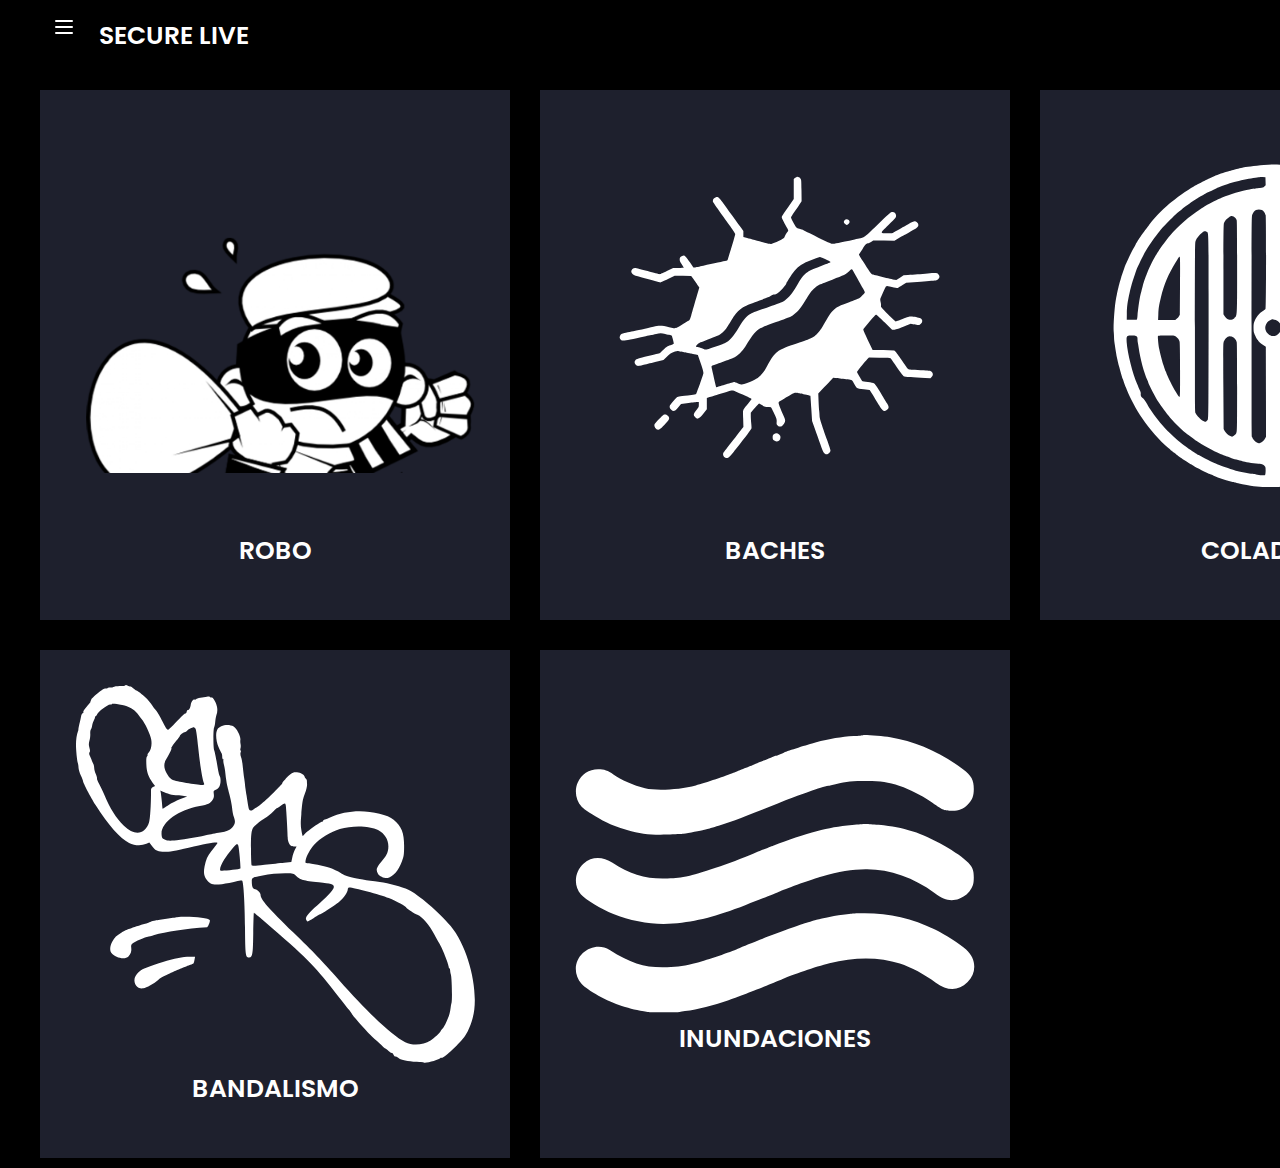
<file: index.html>
<!DOCTYPE html>
<html lang="en">
<head>
    <meta charset="UTF-8">
    <meta name="viewport" content="width=device-width, initial-scale=1.0">
    <title>Inicio</title>
    <link rel="stylesheet" href="style.css">
</head>
<body>

    <header class="header">
        <div class="menu container">

            <a href="#" class="asq">.</a>
            <label class="popup">
                <input type="checkbox">
                <div class="burger" tabindex="0">
                  <span></span>
                  <span></span>
                  <span></span>
                </div>
                <nav class="popup-window">
                  <legend>Secure Live</legend>
                  <ul>
                    <li>
                      <button>
                        <svg stroke-linejoin="round" stroke-linecap="round" stroke-width="2" stroke="currentColor" fill="none" viewBox="0 0 24 24" height="14" width="14" xmlns="http://www.w3.org/2000/svg">
                          <path d="M17 21v-2a4 4 0 0 0-4-4H5a4 4 0 0 0-4 4v2"></path>
                          <circle r="4" cy="7" cx="9"></circle>
                          <path d="M23 21v-2a4 4 0 0 0-3-3.87"></path>
                          <path d="M16 3.13a4 4 0 0 1 0 7.75"></path>
                        </svg>
                        <a href="pages/index.html">Iniciar sesion</a>
                      </button>
                    </li>
                    <hr>
                  </ul>
                </nav>
            </label>

            <a href="#" class="asq">.</a>
            <a href="#" class="asq">.</a>
            <a href="#" class="logo">Secure Live</a>
        </div>
    </header>

    <main class="services container">
        <h2>Problemas de tu comunidad</h2>

        <div class="services-content">
            <div class="services-1">
                <a href="pages/section/index1.html"><img src="img/icons/rat.png"></a>
                <h3><a class="logo" href="pages/section/index1.html">Robo</a></h3>
            </div>

            <div class="services-1">
                <a href="pages/section/index2.html"><img src="img/icons/Bach.svg"></a>
                <h3><a class="logo" href="pages/section/index2.html">Baches</a></h3>
            </div>

            <div class="services-1">
                <a href="pages/section/index3.html"><img src="img/icons/Col.svg"></a>
                <h3><a class="logo" href="pages/section/index3.html">Coladeras</a></h3>
            </div>

            <div class="services-1">
                <a href="pages/section/index4.html"><img src="img/icons/grafiti.svg"></a>
                <h3><a class="logo" href="pages/section/index4.html">Bandalismo</a></h3>
            </div>            
            
            <div class="services-1">
                <a href="pages/section/index5.html"><img src="img/icons/water.svg"></a>
                <h3><a class="logo" href="pages/section/index5.html">Inundaciones</a></h3>
            </div>

        </div>
    </main>

</body>
</html>
</file>
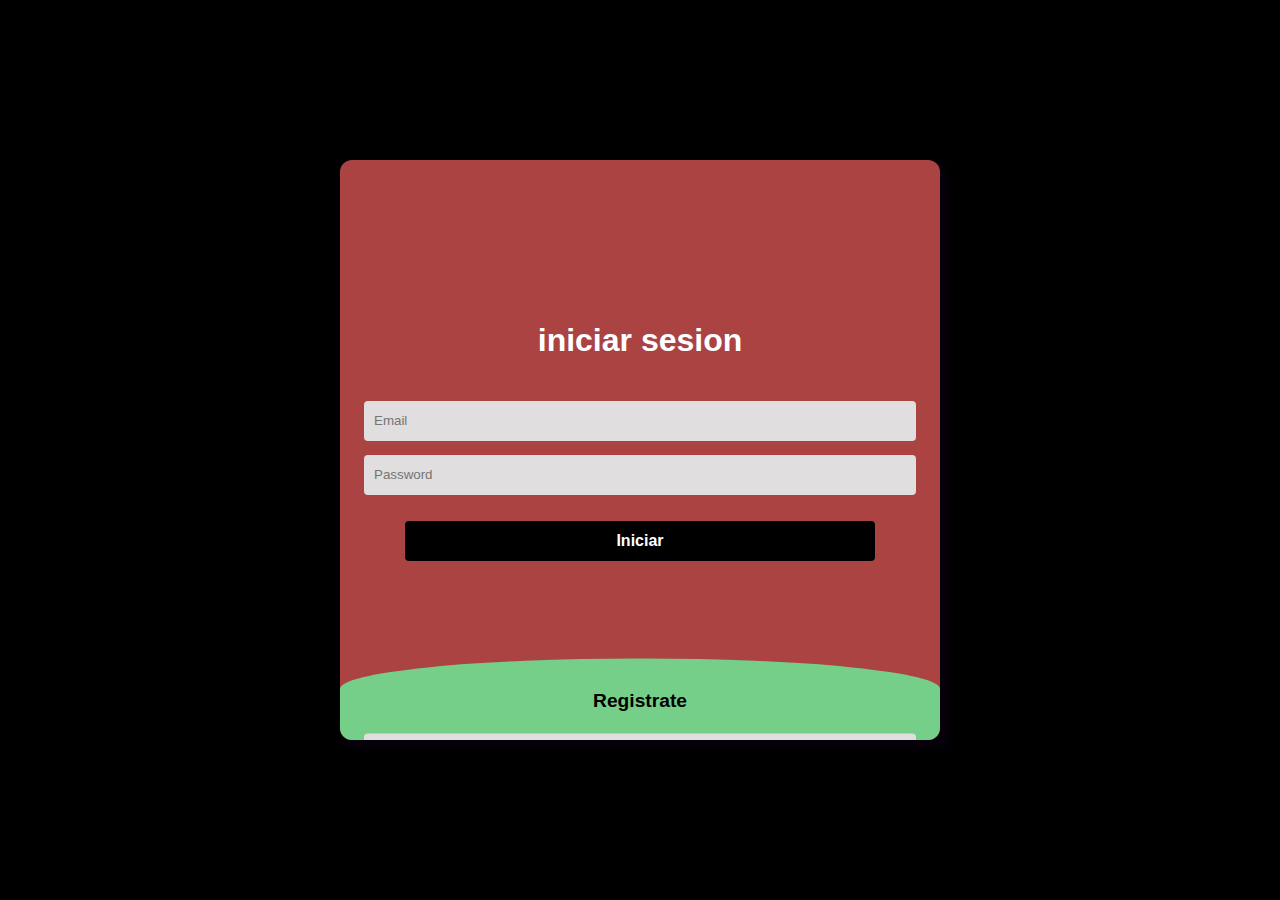
<file: pages/index.html>
<!DOCTYPE html>
<html lang="en">
<head>
    <meta charset="UTF-8">
    <meta name="viewport" content="width=device-width, initial-scale=1.0">
    <title>Login</title>
    <link rel="stylesheet" href="style.css">
</head>
<body>
	
    <div class="main">  	
		<input type="checkbox" id="chk" aria-hidden="true">

			<div class="login">
				<form class="form">
					<label for="chk" aria-hidden="true">iniciar sesion</label>
					<input class="input" type="email" name="email" placeholder="Email" required="">
					<input class="input" type="password" name="pswd" placeholder="Password" required="">
					<button>Iniciar</button>
				</form>
			</div>

      <div class="register">
				<form class="form">
					<label for="chk" aria-hidden="true">Registrate</label>
					<input class="input" type="text" name="txt" placeholder="Username" required="">
					<input class="input" type="email" name="email" placeholder="Email" required="">
					<input class="input" type="password" name="pswd" placeholder="Password" required="">
					<button>Registrar</button>
				</form>
			</div>
	</div>    
</body>
</html>
</file>
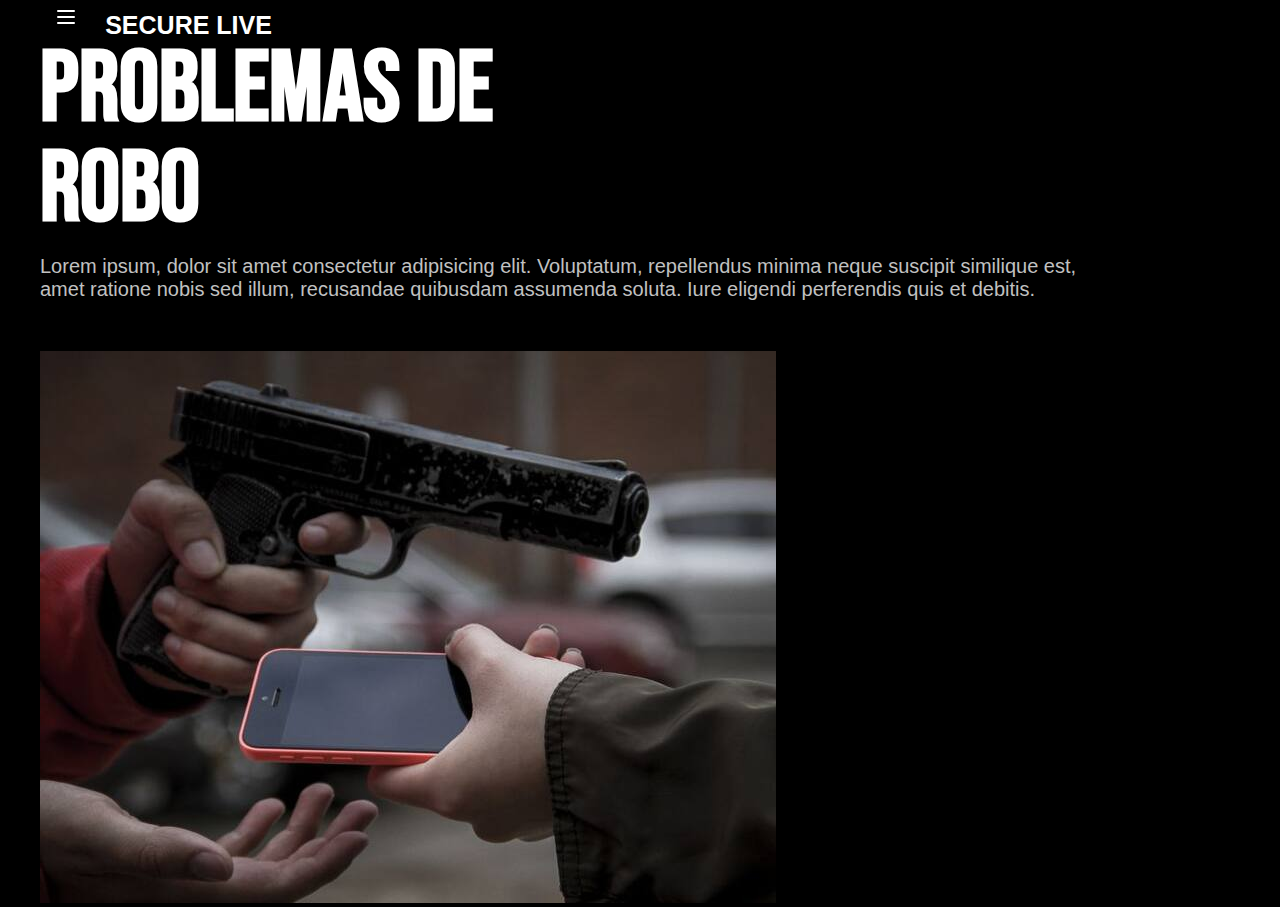
<file: pages/section/index1.html>
<!DOCTYPE html>
<html lang="en">
<head>
    <meta charset="UTF-8">
    <meta name="viewport" content="width=device-width, initial-scale=1.0">
    <title>Document</title>
    <link rel="stylesheet" href="style.css">
</head>
<body>

    <header>
        <div class="container">
            <a href="#" class="asq">.</a>
            <label class="popup">
                <input type="checkbox">
                <div class="burger" tabindex="0">
                  <span></span>
                  <span></span>
                  <span></span>
                </div>
                <nav class="popup-window">
                  <legend>Secure Live</legend>
                  <ul>
                    <li>
                      <button>
                        <a href="../../index.html">Inicio</a>
                      </button>
                    </li>
                    <hr>
                  </ul>
                  <ul>
                    <li>
                      <button>
                        <a href="index2.html">Baches</a>
                      </button>
                    </li>
                    <li>
                        <button>
                          <a href="index3.html">Coladeras</a>
                        </button>
                      </li>
                      <li>
                        <button>
                          <a href="index4.html">Bandalismo</a>
                        </button>
                      </li>
                      <li>
                        <button>
                          <a href="index5.html">Inundaciones</a>
                        </button>
                      </li>
                    <hr>
                  </ul>
                </nav>
            </label>

            <a href="#" class="asq">.</a>
            <a href="#" class="asq">.</a>
            <a href="#" class="logo">Secure Live</a>

            <div class="header-content">
                <div class="header-txt">
                    <h1>Problemas de <br> Robo</h1>
                    <p>Lorem ipsum, dolor sit amet consectetur adipisicing elit. Voluptatum, repellendus 
                        minima neque suscipit similique est, amet ratione nobis sed illum, recusandae 
                        quibusdam assumenda soluta. Iure eligendi perferendis quis et debitis.
                    </p>
                </div>
                <div class="header-img">
                    <img src="../../img/Robo.jpg" alt="Robo">
                </div>
            </div>
        </div>
    </header>
    
</body>
</html>
</file>
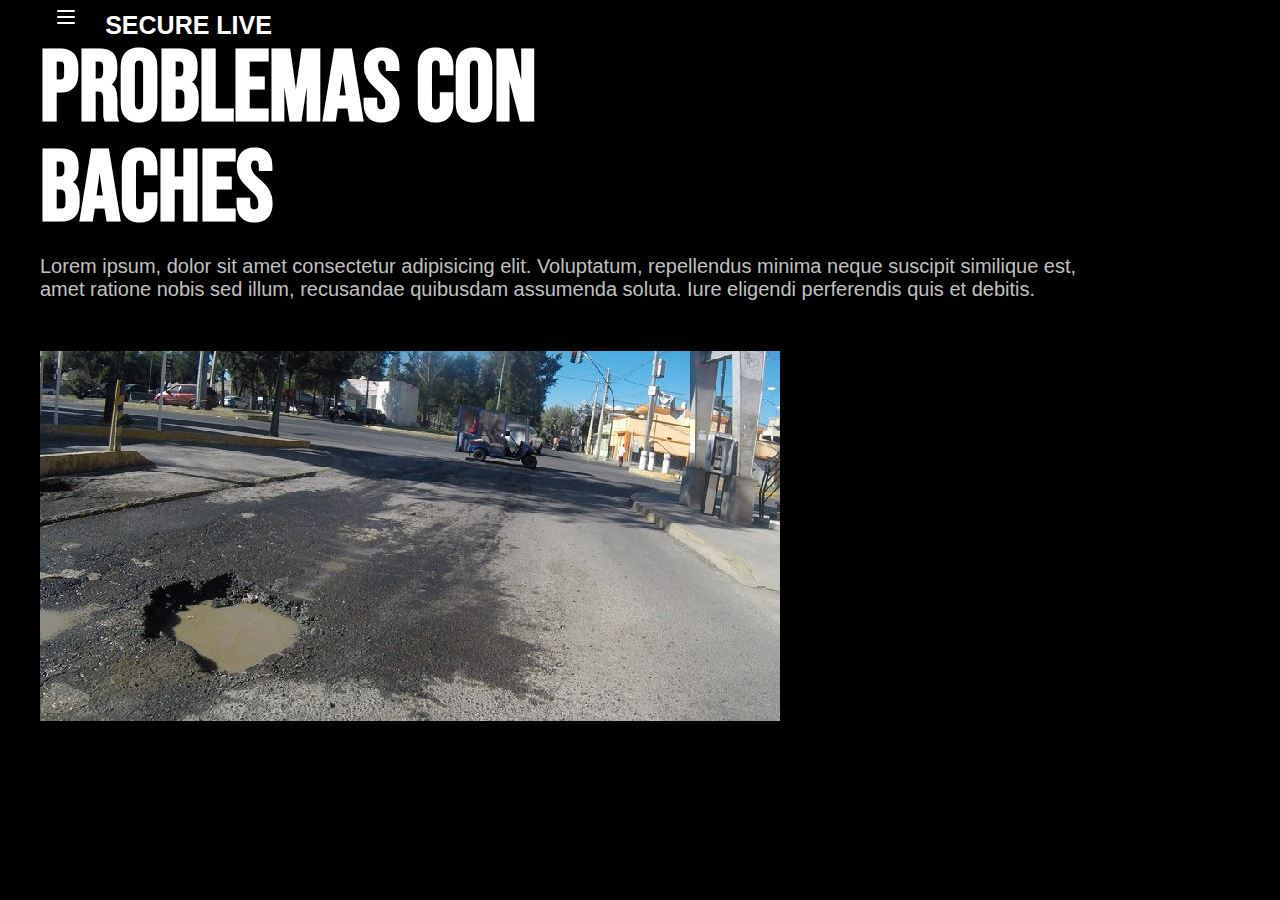
<file: pages/section/index2.html>
<!DOCTYPE html>
<html lang="en">
<head>
    <meta charset="UTF-8">
    <meta name="viewport" content="width=device-width, initial-scale=1.0">
    <title>Document</title>
    <link rel="stylesheet" href="style.css">
</head>
<body>

    <header>
        <div class="container">
            <a href="#" class="asq">.</a>
            <label class="popup">
                <input type="checkbox">
                <div class="burger" tabindex="0">
                  <span></span>
                  <span></span>
                  <span></span>
                </div>
                <nav class="popup-window">
                  <legend>Secure Live</legend>
                  <ul>
                    <li>
                      <button>
                        <a href="../../index.html">Inicio</a>
                      </button>
                    </li>
                    <hr>
                  </ul>
                  <ul>
                    <li>
                      <button>
                        <a href="index1.html">Robos</a>
                      </button>
                    </li>
                    <li>
                        <button>
                          <a href="index3.html">Coladeras</a>
                        </button>
                      </li>
                      <li>
                        <button>
                          <a href="index4.html">Bandalismo</a>
                        </button>
                      </li>
                      <li>
                        <button>
                          <a href="index5.html">Inundaciones</a>
                        </button>
                      </li>
                    <hr>
                  </ul>
                </nav>
            </label>

            <a href="#" class="asq">.</a>
            <a href="#" class="asq">.</a>
            <a href="#" class="logo">Secure Live</a>

            <div class="header-content">
                <div class="header-txt">
                    <h1>Problemas con<br> Baches</h1>
                    <p>Lorem ipsum, dolor sit amet consectetur adipisicing elit. Voluptatum, repellendus 
                        minima neque suscipit similique est, amet ratione nobis sed illum, recusandae 
                        quibusdam assumenda soluta. Iure eligendi perferendis quis et debitis.
                    </p>
                </div>
                <div class="header-img">
                    <img src="../../img/baches.jpg" alt="baches">
                </div>
            </div>
        </div>
    </header>
    
</body>
</html>
</file>
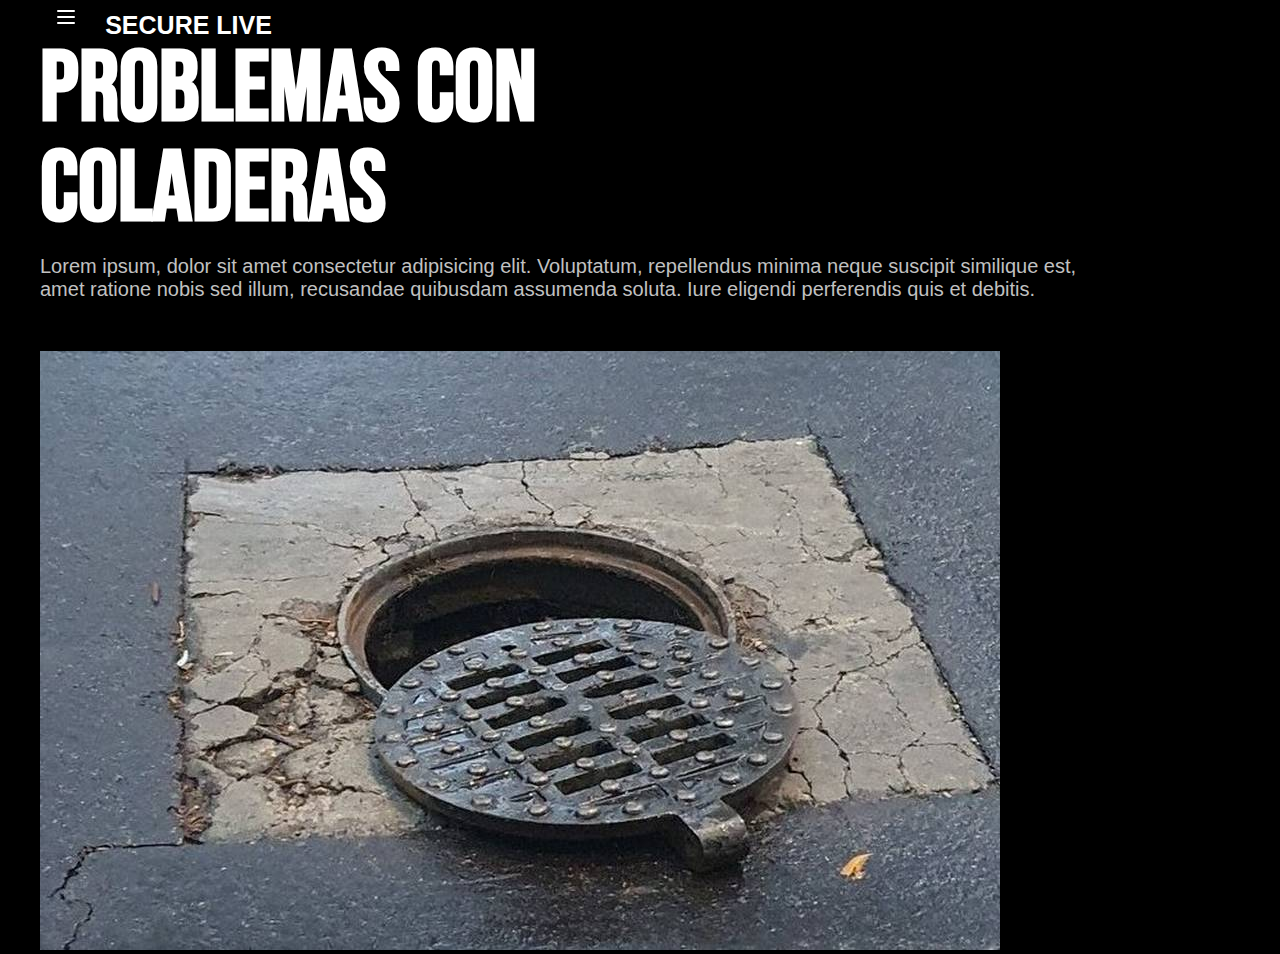
<file: pages/section/index3.html>
<!DOCTYPE html>
<html lang="en">
<head>
    <meta charset="UTF-8">
    <meta name="viewport" content="width=device-width, initial-scale=1.0">
    <title>Document</title>
    <link rel="stylesheet" href="style.css">
</head>
<body>

    <header>
        <div class="container">
            <a href="#" class="asq">.</a>
            <label class="popup">
                <input type="checkbox">
                <div class="burger" tabindex="0">
                  <span></span>
                  <span></span>
                  <span></span>
                </div>
                <nav class="popup-window">
                  <legend>Secure Live</legend>
                  <ul>
                    <li>
                      <button>
                        <a href="../../index.html">Inicio</a>
                      </button>
                    </li>
                    <hr>
                  </ul>
                  <ul>
                    <li>
                      <button>
                        <a href="index2.html">Baches</a>
                      </button>
                    </li>
                    <li>
                        <button>
                          <a href="index1.html">Robos</a>
                        </button>
                      </li>
                      <li>
                        <button>
                          <a href="index4.html">Bandalismo</a>
                        </button>
                      </li>
                      <li>
                        <button>
                          <a href="index5.html">Inundaciones</a>
                        </button>
                      </li>
                    <hr>
                  </ul>
                </nav>
            </label>

            <a href="#" class="asq">.</a>
            <a href="#" class="asq">.</a>
            <a href="#" class="logo">Secure Live</a>

            <div class="header-content">
                <div class="header-txt">
                    <h1>Problemas con<br> Coladeras</h1>
                    <p>Lorem ipsum, dolor sit amet consectetur adipisicing elit. Voluptatum, repellendus 
                        minima neque suscipit similique est, amet ratione nobis sed illum, recusandae 
                        quibusdam assumenda soluta. Iure eligendi perferendis quis et debitis.
                    </p>
                </div>
                <div class="header-img">
                    <img src="../../img/Coladera.jpg" alt="Coladera">
                </div>
            </div>
        </div>
    </header>
    
</body>
</html>
</file>
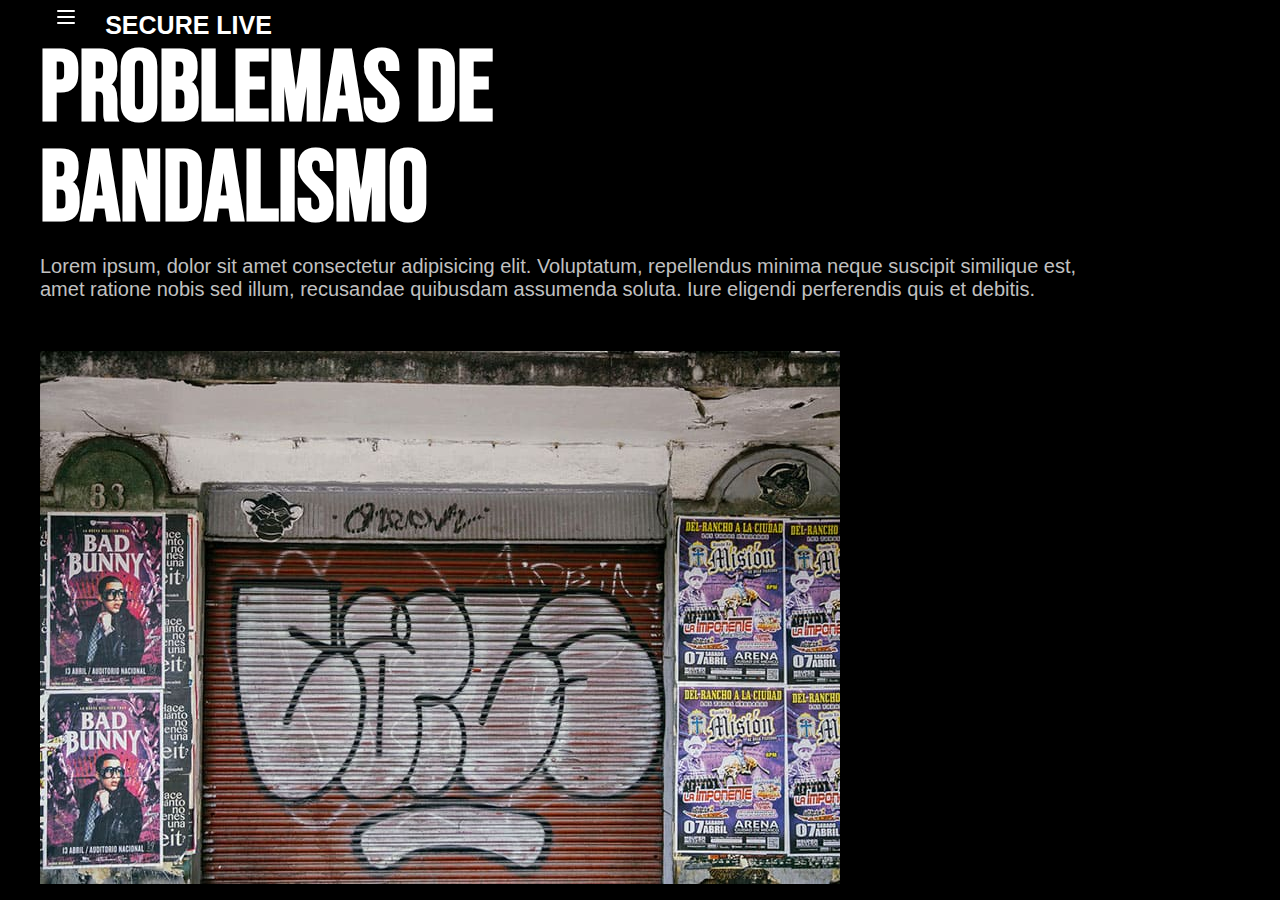
<file: pages/section/index4.html>
<!DOCTYPE html>
<html lang="en">
<head>
    <meta charset="UTF-8">
    <meta name="viewport" content="width=device-width, initial-scale=1.0">
    <title>Document</title>
    <link rel="stylesheet" href="style.css">
</head>
<body>

    <header>
        <div class="container">
            <a href="#" class="asq">.</a>
            <label class="popup">
                <input type="checkbox">
                <div class="burger" tabindex="0">
                  <span></span>
                  <span></span>
                  <span></span>
                </div>
                <nav class="popup-window">
                  <legend>Secure Live</legend>
                  <ul>
                    <li>
                      <button>
                        <a href="../../index.html">Inicio</a>
                      </button>
                    </li>
                    <hr>
                  </ul>
                  <ul>
                    <li>
                      <button>
                        <a href="index2.html">Baches</a>
                      </button>
                    </li>
                    <li>
                        <button>
                          <a href="index3.html">Coladeras</a>
                        </button>
                      </li>
                      <li>
                        <button>
                          <a href="index1.html">Robos</a>
                        </button>
                      </li>
                      <li>
                        <button>
                          <a href="index5.html">Inundaciones</a>
                        </button>
                      </li>
                    <hr>
                  </ul>
                </nav>
            </label>

            <a href="#" class="asq">.</a>
            <a href="#" class="asq">.</a>
            <a href="#" class="logo">Secure Live</a>

            <div class="header-content">
                <div class="header-txt">
                    <h1>Problemas de <br> Bandalismo</h1>
                    <p>Lorem ipsum, dolor sit amet consectetur adipisicing elit. Voluptatum, repellendus 
                        minima neque suscipit similique est, amet ratione nobis sed illum, recusandae 
                        quibusdam assumenda soluta. Iure eligendi perferendis quis et debitis.
                    </p>
                </div>
                <div class="header-img">
                    <img src="../../img/Grafitti.jpg" alt="Bandalismo">
                </div>
            </div>
        </div>
    </header>
    
</body>
</html>
</file>
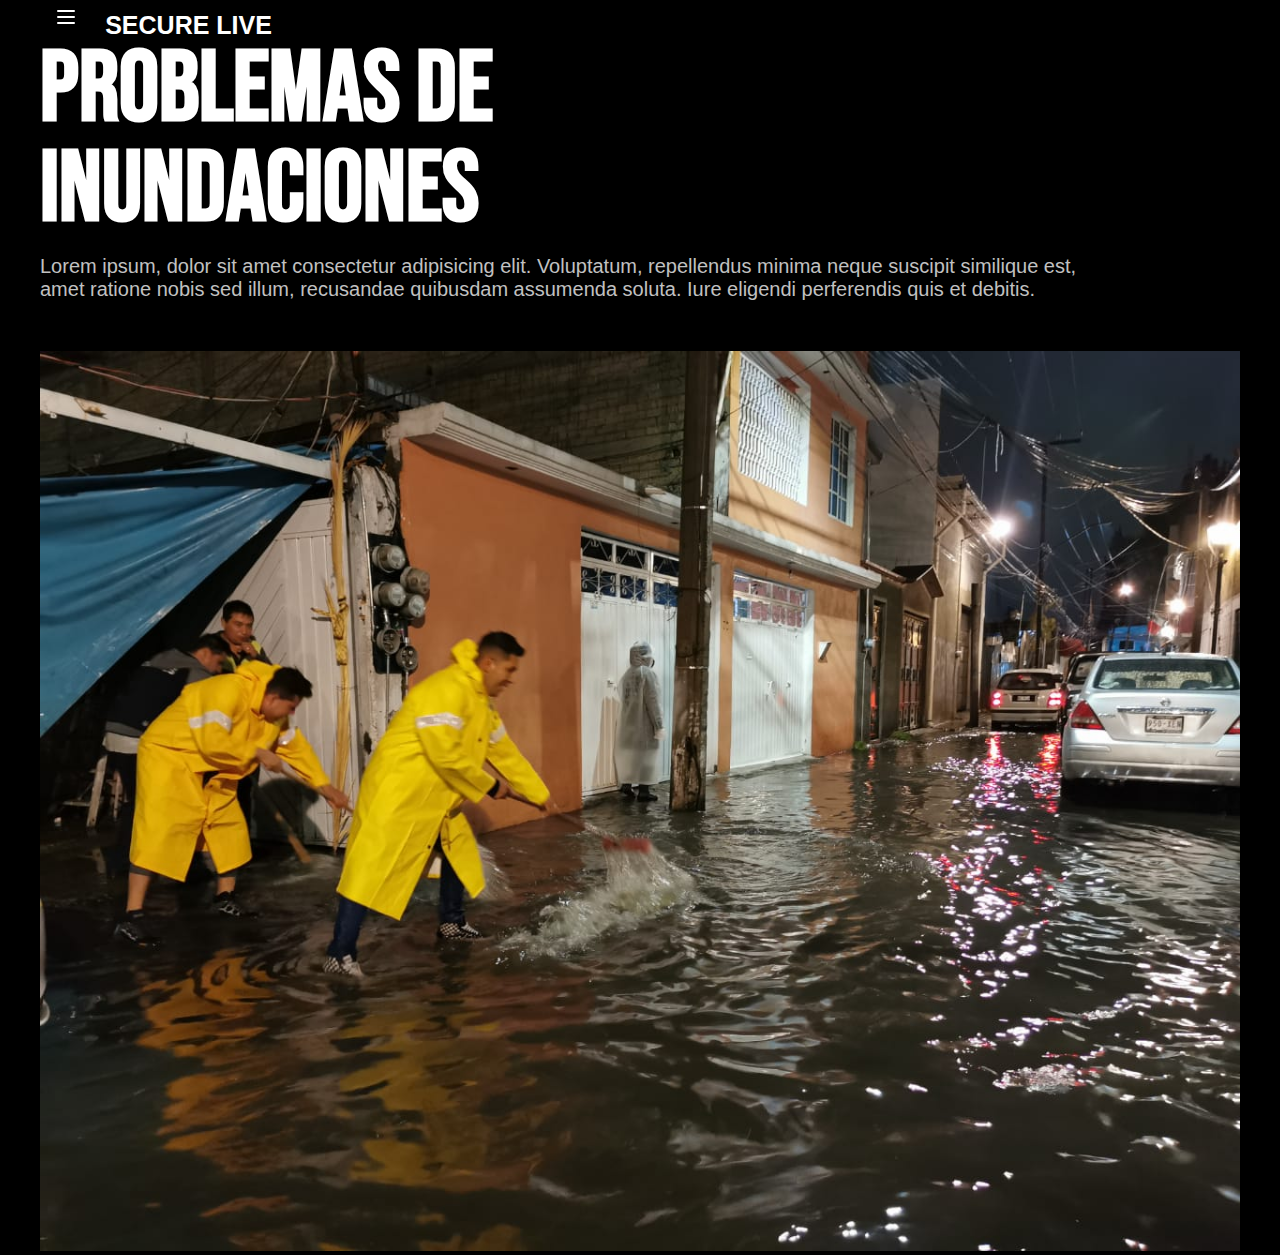
<file: pages/section/index5.html>
<!DOCTYPE html>
<html lang="en">
<head>
    <meta charset="UTF-8">
    <meta name="viewport" content="width=device-width, initial-scale=1.0">
    <title>Document</title>
    <link rel="stylesheet" href="style.css">
</head>
<body>

    <header>
        <div class="container">
            <a href="#" class="asq">.</a>
            <label class="popup">
                <input type="checkbox">
                <div class="burger" tabindex="0">
                  <span></span>
                  <span></span>
                  <span></span>
                </div>
                <nav class="popup-window">
                  <legend>Secure Live</legend>
                  <ul>
                    <li>
                      <button>
                        <a href="../../index.html">Inicio</a>
                      </button>
                    </li>
                    <hr>
                  </ul>
                  <ul>
                    <li>
                      <button>
                        <a href="index2.html">Baches</a>
                      </button>
                    </li>
                    <li>
                        <button>
                          <a href="index3.html">Coladeras</a>
                        </button>
                      </li>
                      <li>
                        <button>
                          <a href="index4.html">Bandalismo</a>
                        </button>
                      </li>
                      <li>
                        <button>
                          <a href="index1.html">Robos</a>
                        </button>
                      </li>
                    <hr>
                  </ul>
                </nav>
            </label>

            <a href="#" class="asq">.</a>
            <a href="#" class="asq">.</a>
            <a href="#" class="logo">Secure Live</a>

            <div class="header-content">
                <div class="header-txt">
                    <h1>Problemas de <br>Inundaciones</h1>
                    <p>Lorem ipsum, dolor sit amet consectetur adipisicing elit. Voluptatum, repellendus 
                        minima neque suscipit similique est, amet ratione nobis sed illum, recusandae 
                        quibusdam assumenda soluta. Iure eligendi perferendis quis et debitis.
                    </p>
                </div>
                <div class="header-img">
                    <img src="../../img/inundaciones.jpg" alt="Inundaciones">
                </div>
            </div>
        </div>
    </header>
    
</body>
</html>
</file>
<file: style.css>
@import url('https://fonts.googleapis.com/css2?family=Oswald:wght@400;500;600;700&family=Poppins:wght@400;500;600;700;800&display=swap');

* {
    margin: 0;
    padding: 0;
    box-sizing: border-box;
    text-decoration: none;
    list-style: none;
}

body {
    font-family: 'Poppins', sans-serif;
    background-color: #000;
}

a{
  color: #fcfcfc;
}

.container {
    max-width: 1200px;
    margin: 0 auto;
}

.header {
    align-items: center;
    margin-top: 10px;
}

.logo {
    font-size: 25px;
    color: #fff1f1;
    text-transform: uppercase;
    font-weight: 800;
}

.asq{
    color: #000;
    cursor: none;
}


.logo{
  color: #fff;
  text-decoration: none;
  font-weight: 600;
  cursor: none;
}

.popup {
  --burger-line-width: 1.125em;
  --burger-line-height: 0.125em;
  --burger-offset: 0.625em;
  --burger-bg: rgba(0, 0, 0, .15);
  --burger-color: #ffffff;
  --burger-line-border-radius: 0.1875em;
  --burger-diameter: 2.125em;
  --burger-btn-border-radius: calc(var(--burger-diameter) / 2);
  --burger-line-transition: .3s;
  --burger-transition: all .1s ease-in-out;
  --burger-hover-scale: 1.1;
  --burger-active-scale: .95;
  --burger-enable-outline-color: var(--burger-bg);
  --burger-enable-outline-width: 0.125em;
  --burger-enable-outline-offset: var(--burger-enable-outline-width);
  /* nav */
  --nav-padding-x: 0.25em;
  --nav-padding-y: 0.625em;
  --nav-border-radius: 0.375em;
  --nav-border-color: #fcfcfc;
  --nav-border-width: 0.0625em;
  --nav-shadow-color: rgba(0, 0, 0, .2);
  --nav-shadow-width: 0 1px 5px;
  --nav-bg: #000000;
  --nav-font-family: Menlo, Roboto Mono, monospace;
  --nav-default-scale: .8;
  --nav-active-scale: 1;
  --nav-position-left: 0;
  --nav-position-right: unset;
  /* if you want to change sides just switch one property */
  /* from properties to "unset" and the other to 0 */
  /* title */
  --nav-title-size: 1.0em;
  --nav-title-color: #fffdfd;
  --nav-title-padding-x: 1rem;
  --nav-title-padding-y: 1rem;
  /* nav button */
  --nav-button-padding-x: 1rem;
  --nav-button-padding-y: 0.375em;
  --nav-button-border-radius: 0.375em;
  --nav-button-font-size: 20px;
  --nav-button-hover-bg: #6495ed;
  --nav-button-hover-text-color: #fff;
  --nav-button-distance: 0.875em;
  /* underline */
  --underline-border-width: 0.0625em;
  --underline-border-color: #ccc;
  --underline-margin-y: 0.3125em;
}
/* popup settings 👆 */


.popup {
  display: inline-block;
  text-rendering: optimizeLegibility;
  position: relative;
}

.popup input {
  display: none;
}
  
.burger {
  display: flex;
  position: relative;
  align-items: center;
  justify-content: center;
  background: var(--burger-bg);
  width: var(--burger-diameter);
  height: var(--burger-diameter);
  border-radius: var(--burger-btn-border-radius);
  border: none;
  cursor: pointer;
  overflow: hidden;
  transition: var(--burger-transition);
  outline: var(--burger-enable-outline-width) solid transparent;
  outline-offset: 0;
}
  
.burger span {
  height: var(--burger-line-height);
  width: var(--burger-line-width);
  background: var(--burger-color);
  border-radius: var(--burger-line-border-radius);
  position: absolute;
  transition: var(--burger-line-transition);
}
  
.burger span:nth-child(1) {
  top: var(--burger-offset);
}
  
  .burger span:nth-child(2) {
    bottom: var(--burger-offset);
  }
  
  .burger span:nth-child(3) {
    top: 50%;
    transform: translateY(-50%);
  }
  
  .popup-window {
    transform: scale(var(--nav-default-scale));
    visibility: hidden;
    opacity: 0;
    position: absolute;
    padding: var(--nav-padding-y) var(--nav-padding-x);
    background: var(--nav-bg);
    font-family: var(--nav-font-family);
    color: var(--nav-text-color);
    border-radius: var(--nav-border-radius);
    box-shadow: var(--nav-shadow-width) var(--nav-shadow-color);
    border: var(--nav-border-width) solid var(--nav-border-color);
    top: calc(var(--burger-diameter) + var(--burger-enable-outline-width) + var(--burger-enable-outline-offset));
    left: var(--nav-position-left);
    right: var(--nav-position-right);
    transition: var(--burger-transition);
  }
  
  .popup-window legend {
    padding: var(--nav-title-padding-y) var(--nav-title-padding-x);
    margin: 0;
    color: var(--nav-title-color);
    font-size: var(--nav-title-size);
    text-transform: uppercase;
  }
  
  .popup-window ul {
    margin: 0;
    padding: 0;
    list-style-type: none;
  }
  
  .popup-window ul button {
    outline: none;
    width: 100%;
    border: none;
    background: none;
    display: flex;
    align-items: center;
    color: var(--burger-color);
    font-size: var(--nav-button-font-size);
    padding: var(--nav-button-padding-y) var(--nav-button-padding-x);
    white-space: nowrap;
    border-radius: var(--nav-button-border-radius);
    cursor: pointer;
    column-gap: var(--nav-button-distance);
  }
  
  .popup-window ul li:nth-child(1) svg,
  .popup-window ul li:nth-child(2) svg {
    color: cornflowerblue;
  }
  
  .popup-window ul li:nth-child(4) svg,
  .popup-window ul li:nth-child(5) svg {
    color: rgb(153, 153, 153);
  }
  
  .popup-window ul li:nth-child(7) svg {
    color: red;
  }
  
  .popup-window hr {
    margin: var(--underline-margin-y) 0;
    border: none;
    border-bottom: var(--underline-border-width) solid var(--underline-border-color);
  }
  
  /* actions */
  
  .popup-window ul button:hover,
  .popup-window ul button:focus-visible,
  .popup-window ul button:hover svg,
  .popup-window ul button:focus-visible svg {
    color: var(--nav-button-hover-text-color);
    background: var(--nav-button-hover-bg);
  }
  
  .burger:hover {
    transform: scale(var(--burger-hover-scale));
  }
  
  .burger:active {
    transform: scale(var(--burger-active-scale));
  }
  
  .burger:focus:not(:hover) {
    outline-color: var(--burger-enable-outline-color);
    outline-offset: var(--burger-enable-outline-offset);
  }
  
  .popup input:checked+.burger span:nth-child(1) {
    top: 50%;
    transform: translateY(-50%) rotate(45deg);
  }
  
  .popup input:checked+.burger span:nth-child(2) {
    bottom: 50%;
    transform: translateY(50%) rotate(-45deg);
  }
  
  .popup input:checked+.burger span:nth-child(3) {
    transform: translateX(calc(var(--burger-diameter) * -1 - var(--burger-line-width)));
  }
  
  .popup input:checked~nav {
    transform: scale(var(--nav-active-scale));
    visibility: visible;
    opacity: 1;
  }

  /*---------------- login---------------*/


  .services{
    padding: 0 0 10px 0;
    text-align: center;
}

.services-content{
    display: grid;
    grid-template-columns: repeat(3,1fr);
    gap: 30px;
}

.services-1{
    background-color: #1e202d;
    box-shadow: 0 0 20px rgba(0,0,0,0.5);
    padding: 35px;
    display: flex;
    flex-direction: column;
    justify-content: center;
    align-items: center;
}

.services-1:hover{
    background: linear-gradient(180deg,
    rgb(51, 255, 0)0%,
    rgb(255, 8, 0)100%
    );
}

.services-1 img{
    width: 400px;
}

.services-1 h3{
    color: #fdfeff;
    margin-bottom: 15px;
}

@media(max-width:991px){

  .header{
    margin-top: 15px;
    width: 100%;
  }

  .services{
    padding: 30px 30px; /* Reducir el padding horizontal */
  }

  .services-content{
    margin-top: 30px;
    grid-template-columns: repeat(1, 1fr);
  }

  .services-1 {
    margin-right: 15px; /* Añadir un margen derecho para separar los elementos */
  }

  .services-1:last-child {
    margin-right: 0; /* Eliminar el margen derecho del último elemento */
  }

  .services-1 img{
    max-width: 100%; /* Ajustar el ancho máximo de la imagen */
  }

}
</file>
<file: pages/style.css>
*{
    margin: 0;
    padding: 0;
    box-sizing: border-box;
}

body{
    font-family: Arial, Helvetica, sans-serif;
    min-height: 100vh;
    display: flex;
    align-items: center;
    justify-content: center;
    background-color: #000000;
}

.main {
  position: relative;
  display: flex;
  flex-direction: column;
  background-color: #ac4343;
  max-width: 600px; /* Ajustar el ancho máximo */
  width: 80%; /* Ajustar el ancho en dispositivos más pequeños */
  max-height: 580px;
  overflow: hidden;
  border-radius: 12px;
  box-shadow: 7px 7px 10px 3px #24004628;
}
  
  .form {
    display: flex;
    flex-direction: column;
    gap: 14px;
    padding: 24px;
  }
  
  /*checkbox to switch from sign up to login*/
  #chk {
    display: none;
  }
  
  /*Login*/
  .login {
    position: relative;
    width: 100%;
    height: 100%;
  }
  
  .login label {
    margin: 25% 0 5%;
  }
  
  label {
    color: #fff;
    font-size: 2rem;
    justify-content: center;
    display: flex;
    font-weight: bold;
    cursor: pointer;
    transition: .5s ease-in-out;
  }
  
  .input {
    width: 100%;
    height: 40px;
    background: #e0dede;
    padding: 10px;
    border: none;
    outline: none;
    border-radius: 4px;
  }
  
  /*Register*/
  .register {
    background: #76cf89;
    border-radius: 60% / 10%;
    transform: translateY(5%);
    transition: .8s ease-in-out;
  }
  
  .register label {
    color: #000000;
    transform: scale(.6);
  }
  
  #chk:checked ~ .register {
    transform: translateY(-60%);
  }
  
  #chk:checked ~ .register label {
    transform: scale(1);
    margin: 10% 0 5%;
  }
  
  #chk:checked ~ .login label {
    transform: scale(.6);
    margin: 5% 0 5%;
  }   
  /*Button*/
  .form button {
    width: 85%;
    height: 40px;
    margin: 12px auto 10%;
    color: #fff;
    background: #000000;
    font-size: 1rem;
    font-weight: bold;
    border: none;
    border-radius: 4px;
    cursor: pointer;
    transition: .2s ease-in;
  }
  
  .form button:hover {
    background-color: #6d44b8;
  }
</file>
<file: pages/section/style.css>
@import url('https://fonts.googleapis.com/css2?family=Bebas+Neue&display=swap');

* {
  margin: 0;
  padding: 0;
  text-decoration: none;
  list-style: none;
}

body {
  background-color: #000;
  font-family: 'Franklin Gothic Medium', 'Arial Narrow', Arial, sans-serif;
}

header{
  min-height: 100vh;
}

img{
  max-width: 100%;
}

a{
  color: #fcfcfc;
}

.container {
  max-width: 1200px;
  margin: 0 auto;
}

.header {
  align-items: center;
  margin-top: 10px;
}

.logo {
  font-size: 25px;
  color: #fff1f1;
  text-transform: uppercase;
  font-weight: 800;
}

.asq{
  color: #000;
  cursor: none;
}

.header-contet{
  display: flex;
  margin-top: 150px;
}

.header-txt{
  flex-basis: 50%;
  padding-right: 120px;
}

.header-txt h1{
  font-family: 'Bebas Neue', sans-serif;
  font-size: 100px;
  line-height: 1;
  color: #ffffff;
  margin-bottom: 15px;
}

.header-txt p{
  font-size: 20px;
  color: #c1c1c1;
  margin-bottom: 50px;
}

.header-img{
  flex-basis: 50%;
}

.logo{
color: #fff;
text-decoration: none;
font-weight: 600;
cursor: none;
}

.popup {
--burger-line-width: 1.125em;
--burger-line-height: 0.125em;
--burger-offset: 0.625em;
--burger-bg: rgba(0, 0, 0, .15);
--burger-color: #ffffff;
--burger-line-border-radius: 0.1875em;
--burger-diameter: 2.125em;
--burger-btn-border-radius: calc(var(--burger-diameter) / 2);
--burger-line-transition: .3s;
--burger-transition: all .1s ease-in-out;
--burger-hover-scale: 1.1;
--burger-active-scale: .95;
--burger-enable-outline-color: var(--burger-bg);
--burger-enable-outline-width: 0.125em;
--burger-enable-outline-offset: var(--burger-enable-outline-width);
/* nav */
--nav-padding-x: 0.25em;
--nav-padding-y: 0.625em;
--nav-border-radius: 0.375em;
--nav-border-color: #fcfcfc;
--nav-border-width: 0.0625em;
--nav-shadow-color: rgba(0, 0, 0, .2);
--nav-shadow-width: 0 1px 5px;
--nav-bg: #000000;
--nav-font-family: Menlo, Roboto Mono, monospace;
--nav-default-scale: .8;
--nav-active-scale: 1;
--nav-position-left: 0;
--nav-position-right: unset;
/* if you want to change sides just switch one property */
/* from properties to "unset" and the other to 0 */
/* title */
--nav-title-size: 1.0em;
--nav-title-color: #fffdfd;
--nav-title-padding-x: 1rem;
--nav-title-padding-y: 1rem;
/* nav button */
--nav-button-padding-x: 1rem;
--nav-button-padding-y: 0.375em;
--nav-button-border-radius: 0.375em;
--nav-button-font-size: 20px;
--nav-button-hover-bg: #6495ed;
--nav-button-hover-text-color: #fff;
--nav-button-distance: 0.875em;
/* underline */
--underline-border-width: 0.0625em;
--underline-border-color: #ccc;
--underline-margin-y: 0.3125em;
}
/* popup settings 👆 */


.popup {
display: inline-block;
text-rendering: optimizeLegibility;
position: relative;
}

.popup input {
display: none;
}

.burger {
display: flex;
position: relative;
align-items: center;
justify-content: center;
background: var(--burger-bg);
width: var(--burger-diameter);
height: var(--burger-diameter);
border-radius: var(--burger-btn-border-radius);
border: none;
cursor: pointer;
overflow: hidden;
transition: var(--burger-transition);
outline: var(--burger-enable-outline-width) solid transparent;
outline-offset: 0;
}

.burger span {
height: var(--burger-line-height);
width: var(--burger-line-width);
background: var(--burger-color);
border-radius: var(--burger-line-border-radius);
position: absolute;
transition: var(--burger-line-transition);
}

.burger span:nth-child(1) {
top: var(--burger-offset);
}

.burger span:nth-child(2) {
  bottom: var(--burger-offset);
}

.burger span:nth-child(3) {
  top: 50%;
  transform: translateY(-50%);
}

.popup-window {
  transform: scale(var(--nav-default-scale));
  visibility: hidden;
  opacity: 0;
  position: absolute;
  padding: var(--nav-padding-y) var(--nav-padding-x);
  background: var(--nav-bg);
  font-family: var(--nav-font-family);
  color: var(--nav-text-color);
  border-radius: var(--nav-border-radius);
  box-shadow: var(--nav-shadow-width) var(--nav-shadow-color);
  border: var(--nav-border-width) solid var(--nav-border-color);
  top: calc(var(--burger-diameter) + var(--burger-enable-outline-width) + var(--burger-enable-outline-offset));
  left: var(--nav-position-left);
  right: var(--nav-position-right);
  transition: var(--burger-transition);
}

.popup-window legend {
  padding: var(--nav-title-padding-y) var(--nav-title-padding-x);
  margin: 0;
  color: var(--nav-title-color);
  font-size: var(--nav-title-size);
  text-transform: uppercase;
}

.popup-window ul {
  margin: 0;
  padding: 0;
  list-style-type: none;
}

.popup-window ul button {
  outline: none;
  width: 100%;
  border: none;
  background: none;
  display: flex;
  align-items: center;
  color: var(--burger-color);
  font-size: var(--nav-button-font-size);
  padding: var(--nav-button-padding-y) var(--nav-button-padding-x);
  white-space: nowrap;
  border-radius: var(--nav-button-border-radius);
  cursor: pointer;
  column-gap: var(--nav-button-distance);
}

.popup-window ul li:nth-child(1) svg,
.popup-window ul li:nth-child(2) svg {
  color: cornflowerblue;
}

.popup-window ul li:nth-child(4) svg,
.popup-window ul li:nth-child(5) svg {
  color: rgb(153, 153, 153);
}

.popup-window ul li:nth-child(7) svg {
  color: red;
}

.popup-window hr {
  margin: var(--underline-margin-y) 0;
  border: none;
  border-bottom: var(--underline-border-width) solid var(--underline-border-color);
}

/* actions */

.popup-window ul button:hover,
.popup-window ul button:focus-visible,
.popup-window ul button:hover svg,
.popup-window ul button:focus-visible svg {
  color: var(--nav-button-hover-text-color);
  background: var(--nav-button-hover-bg);
}

.burger:hover {
  transform: scale(var(--burger-hover-scale));
}

.burger:active {
  transform: scale(var(--burger-active-scale));
}

.burger:focus:not(:hover) {
  outline-color: var(--burger-enable-outline-color);
  outline-offset: var(--burger-enable-outline-offset);
}

.popup input:checked+.burger span:nth-child(1) {
  top: 50%;
  transform: translateY(-50%) rotate(45deg);
}

.popup input:checked+.burger span:nth-child(2) {
  bottom: 50%;
  transform: translateY(50%) rotate(-45deg);
}

.popup input:checked+.burger span:nth-child(3) {
  transform: translateX(calc(var(--burger-diameter) * -1 - var(--burger-line-width)));
}

.popup input:checked~nav {
  transform: scale(var(--nav-active-scale));
  visibility: visible;
  opacity: 1;
}


@media(max-width:991px){

  .header{
    margin-top: 15px;
    width: 100%;
  }

  .header-contet{
    padding: 30px;
    margin-top: 0;
    flex-direction: column;
    text-align: center;
  }

  .header-txt{
    padding: 0 0 40px 0;
  }

  .header-img{
    width: 480px;
  }
}
</file>
